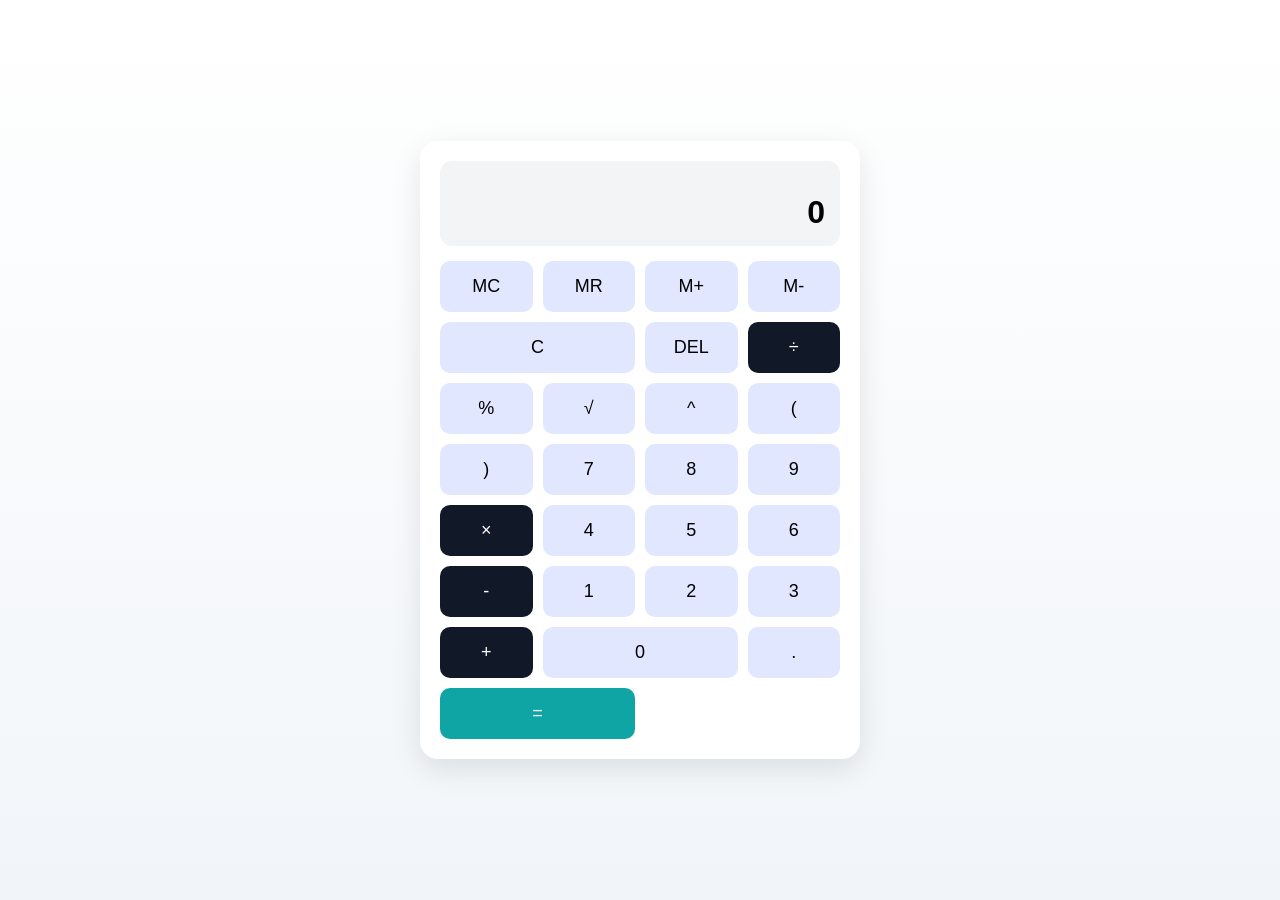
<file: index.html>
<!DOCTYPE html>
<html lang="en">

<head>
    <meta charset="UTF-8">
    <meta name="viewport" content="width=device-width, initial-scale=1.0">
    <title>Advanced Calculator</title>

    <link rel="stylesheet" href="style.css">
</head>

<body>

<div class="calc">

    <div class="display">

        <div id="history">&nbsp;</div>

        <div id="output">0</div>

    </div>

    <div class="keys">

        <!-- Memory Buttons -->

        <button data-action="mc">MC</button>

        <button data-action="mr">MR</button>

        <button data-action="mplus">M+</button>

        <button data-action="mminus">M-</button>

        <!-- Clear Row -->

        <button data-action="clear" class="span2">C</button>

        <button data-action="del">DEL</button>

        <button data-value="÷" class="op">÷</button>

        <!-- Advanced Functions -->

        <button data-value="%">%</button>

        <button data-value="√">√</button>

        <button data-value="^">^</button>

        <button data-value="(">(</button>

        <button data-value=")">)</button>

        <!-- Numbers -->

        <button data-value="7">7</button>

        <button data-value="8">8</button>

        <button data-value="9">9</button>

        <button data-value="×" class="op">×</button>

        <button data-value="4">4</button>

        <button data-value="5">5</button>

        <button data-value="6">6</button>

        <button data-value="-" class="op">-</button>

        <button data-value="1">1</button>

        <button data-value="2">2</button>

        <button data-value="3">3</button>

        <button data-value="+" class="op">+</button>

        <button data-value="0" class="span2">0</button>

        <button data-value=".">.</button>

        <button data-action="equals" class="equal">=</button>

    </div>

</div>

<script src="app.js"></script>

</body>

</html>
</file>
<file: style.css>
:root {

    --panel:#ffffff;

    --dark:#111827;

    --equal:#0ea5a4;

}

body{

    margin:0;

    min-height:100vh;

    display:flex;

    justify-content:center;

    align-items:center;

    background:linear-gradient(180deg,#ffffff,#f1f5f9);

    font-family:Inter,sans-serif;
}

.calc{

    width:400px;

    background:white;

    padding:20px;

    border-radius:18px;

    box-shadow:0 10px 30px rgba(0,0,0,0.1);
}

.display{

    background:#f3f4f6;

    border-radius:12px;

    padding:15px;

    text-align:right;

    margin-bottom:15px;
}

#history{

    font-size:14px;

    color:gray;

    min-height:18px;
}

#output{

    font-size:32px;

    font-weight:700;
}

.keys{

    display:grid;

    grid-template-columns:repeat(4,1fr);

    gap:10px;
}

button{

    border:none;

    border-radius:10px;

    padding:15px;

    font-size:18px;

    cursor:pointer;

    background:#e0e7ff;

    transition:0.2s;
}

button:hover{

    transform:scale(1.05);
}

.op{

    background:var(--dark);

    color:white;
}

.equal{

    background:var(--equal);

    color:white;

    grid-column:span 2;
}

.span2{

    grid-column:span 2;
}
</file>
<file: 01_style.css>
:root {

    --panel:#ffffff;

    --dark:#111827;

    --equal:#0ea5a4;

}

body{

    margin:0;

    min-height:100vh;

    display:flex;

    justify-content:center;

    align-items:center;

    background:linear-gradient(180deg,#ffffff,#f1f5f9);

    font-family:Inter,sans-serif;
}

.calc{

    width:400px;

    background:white;

    padding:20px;

    border-radius:18px;

    box-shadow:0 10px 30px rgba(0,0,0,0.1);
}

.display{

    background:#f3f4f6;

    border-radius:12px;

    padding:15px;

    text-align:right;

    margin-bottom:15px;
}

#history{

    font-size:14px;

    color:gray;

    min-height:18px;
}

#output{

    font-size:32px;

    font-weight:700;
}

.keys{

    display:grid;

    grid-template-columns:repeat(4,1fr);

    gap:10px;
}

button{

    border:none;

    border-radius:10px;

    padding:15px;

    font-size:18px;

    cursor:pointer;

    background:#e0e7ff;

    transition:0.2s;
}

button:hover{

    transform:scale(1.05);
}

.op{

    background:var(--dark);

    color:white;
}

.equal{

    background:var(--equal);

    color:white;

    grid-column:span 2;
}

.span2{

    grid-column:span 2;
}
</file>
